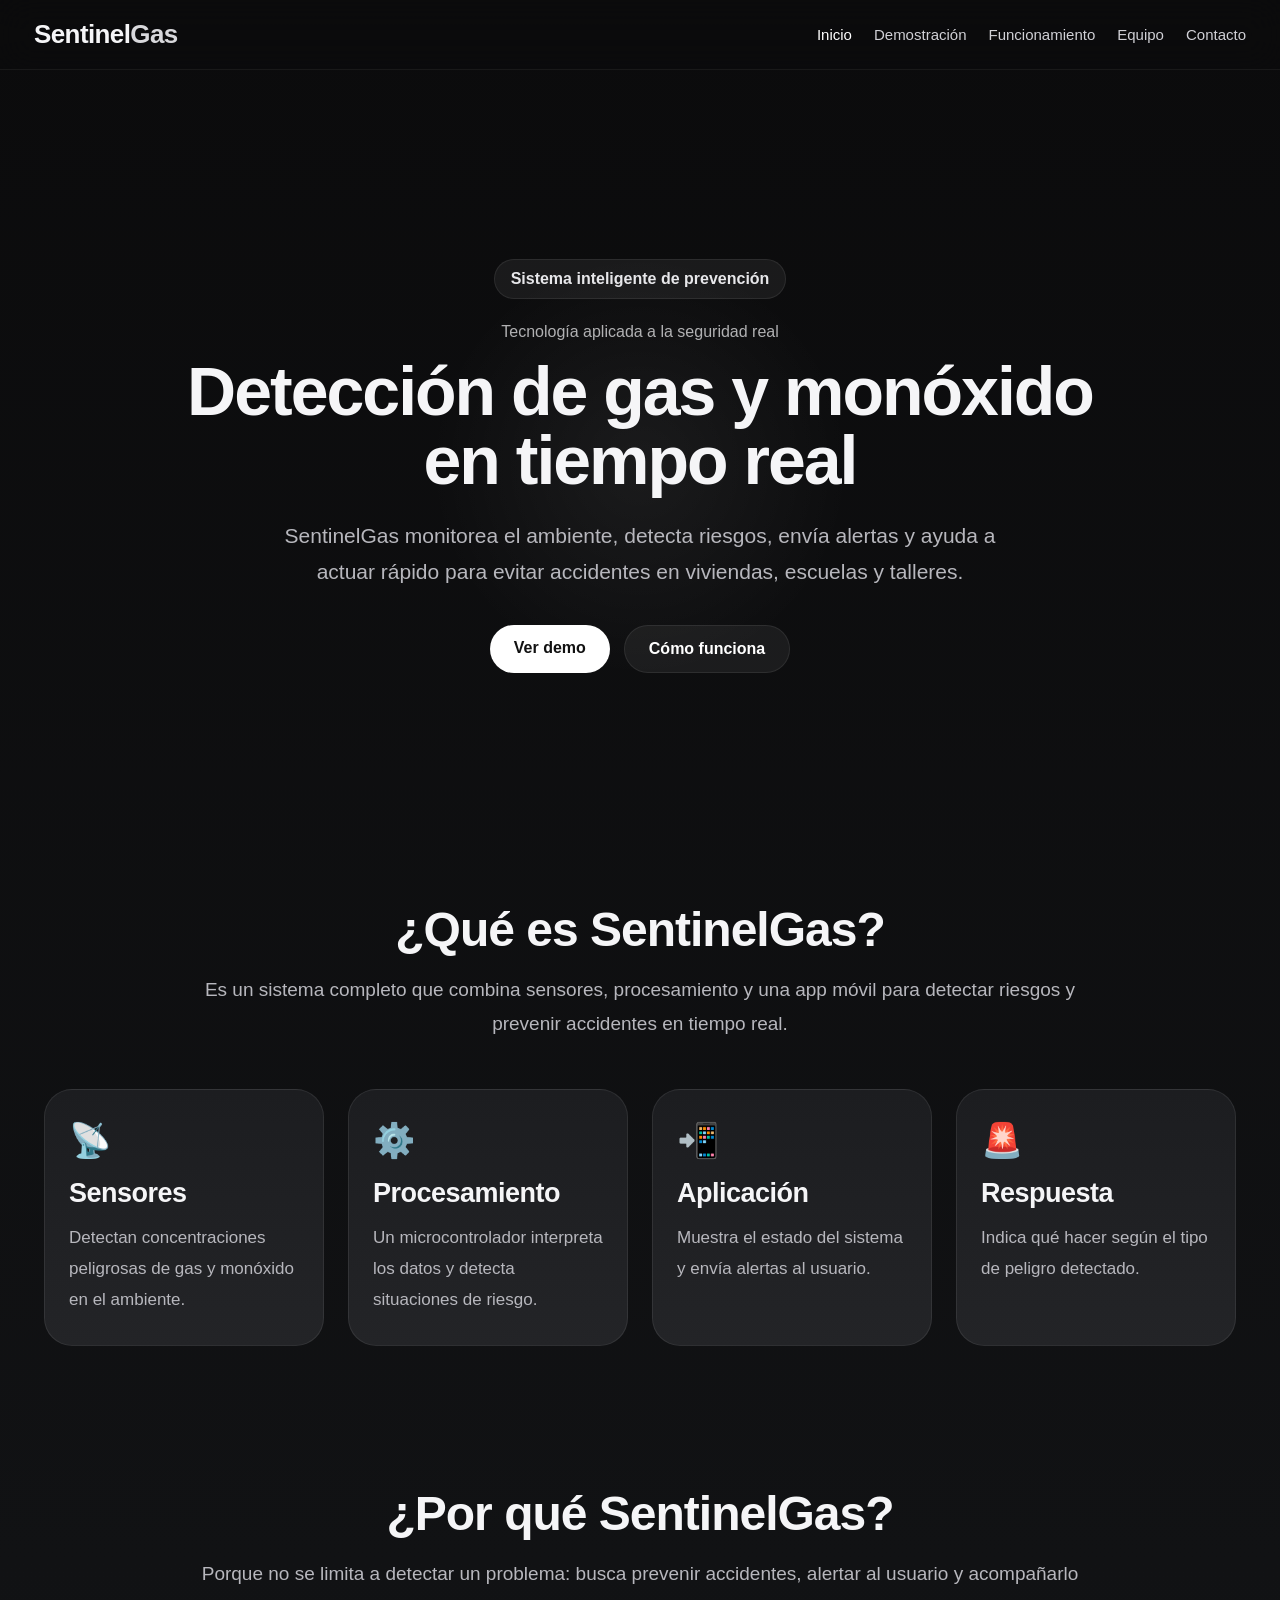
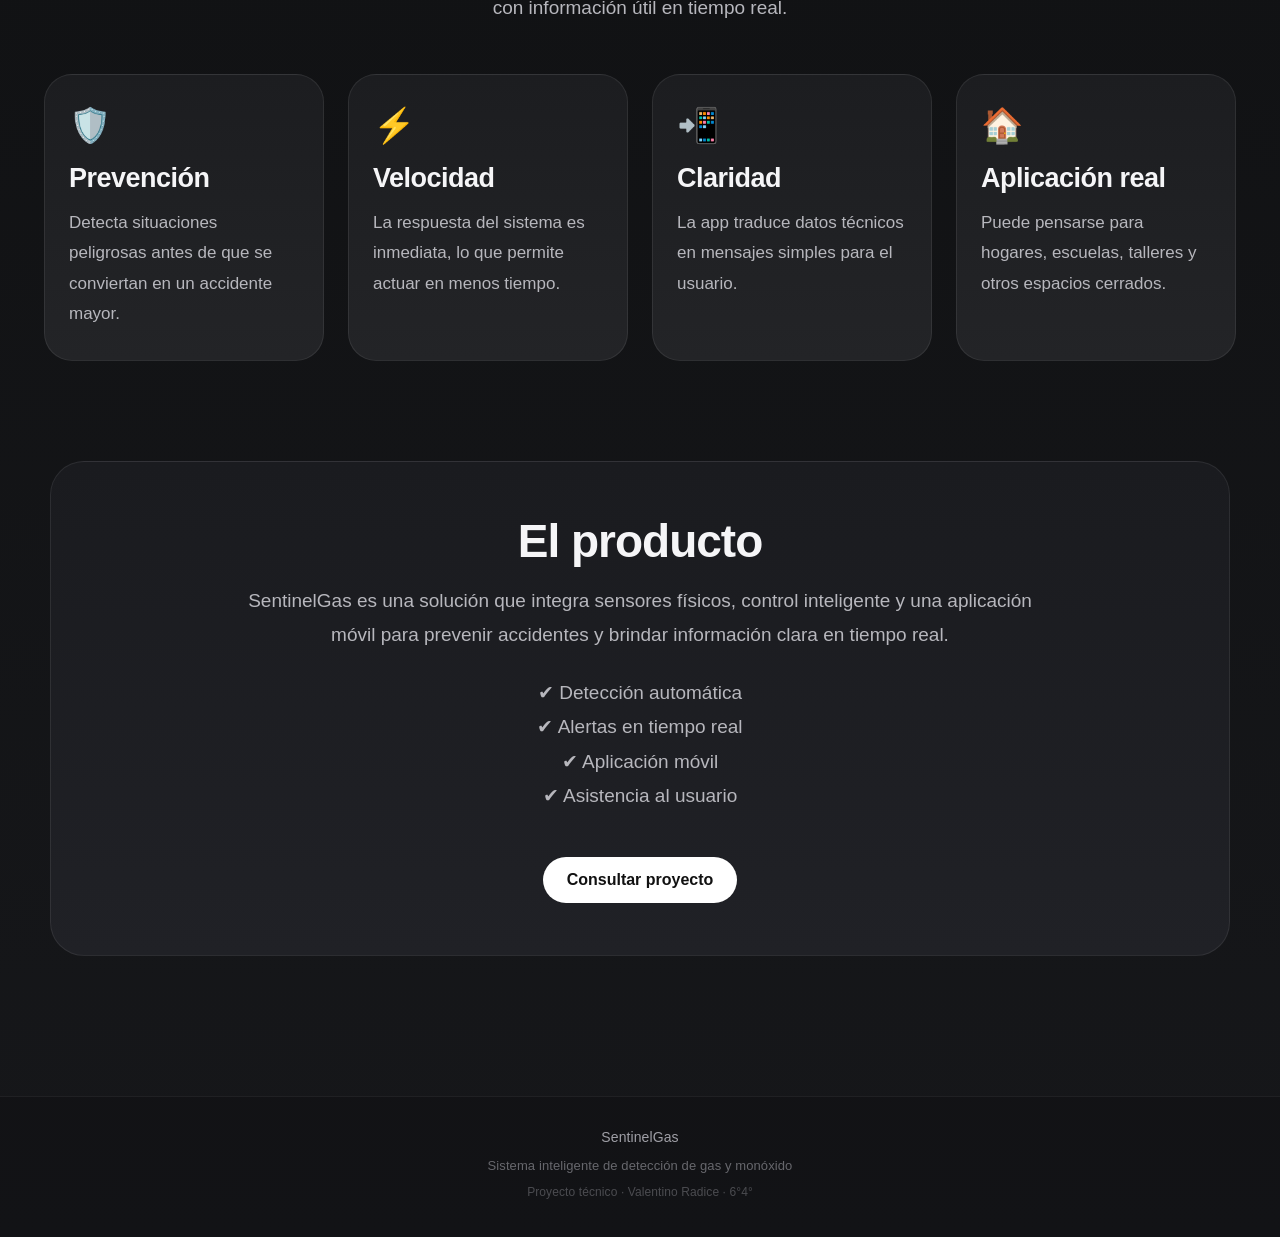
<file: index.html>
<!DOCTYPE html>
<html lang="es">
<head>
  <meta charset="UTF-8" />
  <meta name="viewport" content="width=device-width, initial-scale=1.0"/>
  <title>SentinelGas</title>
  <link rel="stylesheet" href="styles.css"/>
</head>
<body>

<nav>
  <div class="logo">Sentinel<span>Gas</span></div>
  <div class="nav-links">
    <a href="index.html" style="color:white;">Inicio</a>
    <a href="proyecto.html">Demostración</a>
    <a href="funcionamiento.html">Funcionamiento</a>
    <a href="equipo.html">Equipo</a>
    <a href="contacto.html">Contacto</a>
  </div>
</nav>

<section class="home-hero">
  <div class="home-overlay"></div>
  <div class="home-content fade-up">
    <p class="mini-tag">Sistema inteligente de prevención</p>
    <p style="font-size:16px; opacity:0.7; margin-bottom:16px;">
      Tecnología aplicada a la seguridad real
    </p>
    <h1>Detección de gas y monóxido en tiempo real</h1>
    <p class="home-desc">
      SentinelGas monitorea el ambiente, detecta riesgos, envía alertas
      y ayuda a actuar rápido para evitar accidentes en viviendas, escuelas y talleres.
    </p>

    <div class="home-buttons">
      <a href="proyecto.html" class="btn btn-primary">Ver demo</a>
      <a href="funcionamiento.html" class="btn btn-secondary">Cómo funciona</a>
    </div>
  </div>
</section>

<section class="features-section">
  <div class="section-header fade-up">
    <h2>¿Qué es SentinelGas?</h2>
    <p>
      Es un sistema completo que combina sensores, procesamiento y una app móvil
      para detectar riesgos y prevenir accidentes en tiempo real.
    </p>
  </div>

  <div class="features-grid fade-up">
    <div class="feature-card">
      <div class="feature-icon">📡</div>
      <h3>Sensores</h3>
      <p>Detectan concentraciones peligrosas de gas y monóxido en el ambiente.</p>
    </div>

    <div class="feature-card">
      <div class="feature-icon">⚙️</div>
      <h3>Procesamiento</h3>
      <p>Un microcontrolador interpreta los datos y detecta situaciones de riesgo.</p>
    </div>

    <div class="feature-card">
      <div class="feature-icon">📲</div>
      <h3>Aplicación</h3>
      <p>Muestra el estado del sistema y envía alertas al usuario.</p>
    </div>

    <div class="feature-card">
      <div class="feature-icon">🚨</div>
      <h3>Respuesta</h3>
      <p>Indica qué hacer según el tipo de peligro detectado.</p>
    </div>
  </div>
</section>

<section class="features-section">
  <div class="section-header fade-up">
    <h2>¿Por qué SentinelGas?</h2>
    <p>
      Porque no se limita a detectar un problema: busca prevenir accidentes,
      alertar al usuario y acompañarlo con información útil en tiempo real.
    </p>
  </div>

  <div class="features-grid fade-up">
    <div class="feature-card">
      <div class="feature-icon">🛡️</div>
      <h3>Prevención</h3>
      <p>Detecta situaciones peligrosas antes de que se conviertan en un accidente mayor.</p>
    </div>

    <div class="feature-card">
      <div class="feature-icon">⚡</div>
      <h3>Velocidad</h3>
      <p>La respuesta del sistema es inmediata, lo que permite actuar en menos tiempo.</p>
    </div>

    <div class="feature-card">
      <div class="feature-icon">📲</div>
      <h3>Claridad</h3>
      <p>La app traduce datos técnicos en mensajes simples para el usuario.</p>
    </div>

    <div class="feature-card">
      <div class="feature-icon">🏠</div>
      <h3>Aplicación real</h3>
      <p>Puede pensarse para hogares, escuelas, talleres y otros espacios cerrados.</p>
    </div>
  </div>
</section>

<section class="cta-section">
  <div class="cta-card fade-up">
    <h2>El producto</h2>
    <p>
      SentinelGas es una solución que integra sensores físicos, control inteligente
      y una aplicación móvil para prevenir accidentes y brindar información clara en tiempo real.
    </p>

    <p style="margin-top:15px;">
      ✔ Detección automática<br>
      ✔ Alertas en tiempo real<br>
      ✔ Aplicación móvil<br>
      ✔ Asistencia al usuario
    </p>

    <a href="contacto.html" class="btn btn-primary" style="margin-top:20px;">
      Consultar proyecto
    </a>
  </div>
</section>

<footer>
  <p>SentinelGas</p>
  <p style="font-size:13px; opacity:0.6;">
    Sistema inteligente de detección de gas y monóxido
  </p>
  <p style="font-size:12px; opacity:0.4;">
    Proyecto técnico · Valentino Radice · 6°4°
  </p>
</footer>

<script src="script.js"></script>
</body>
</html>
</file>
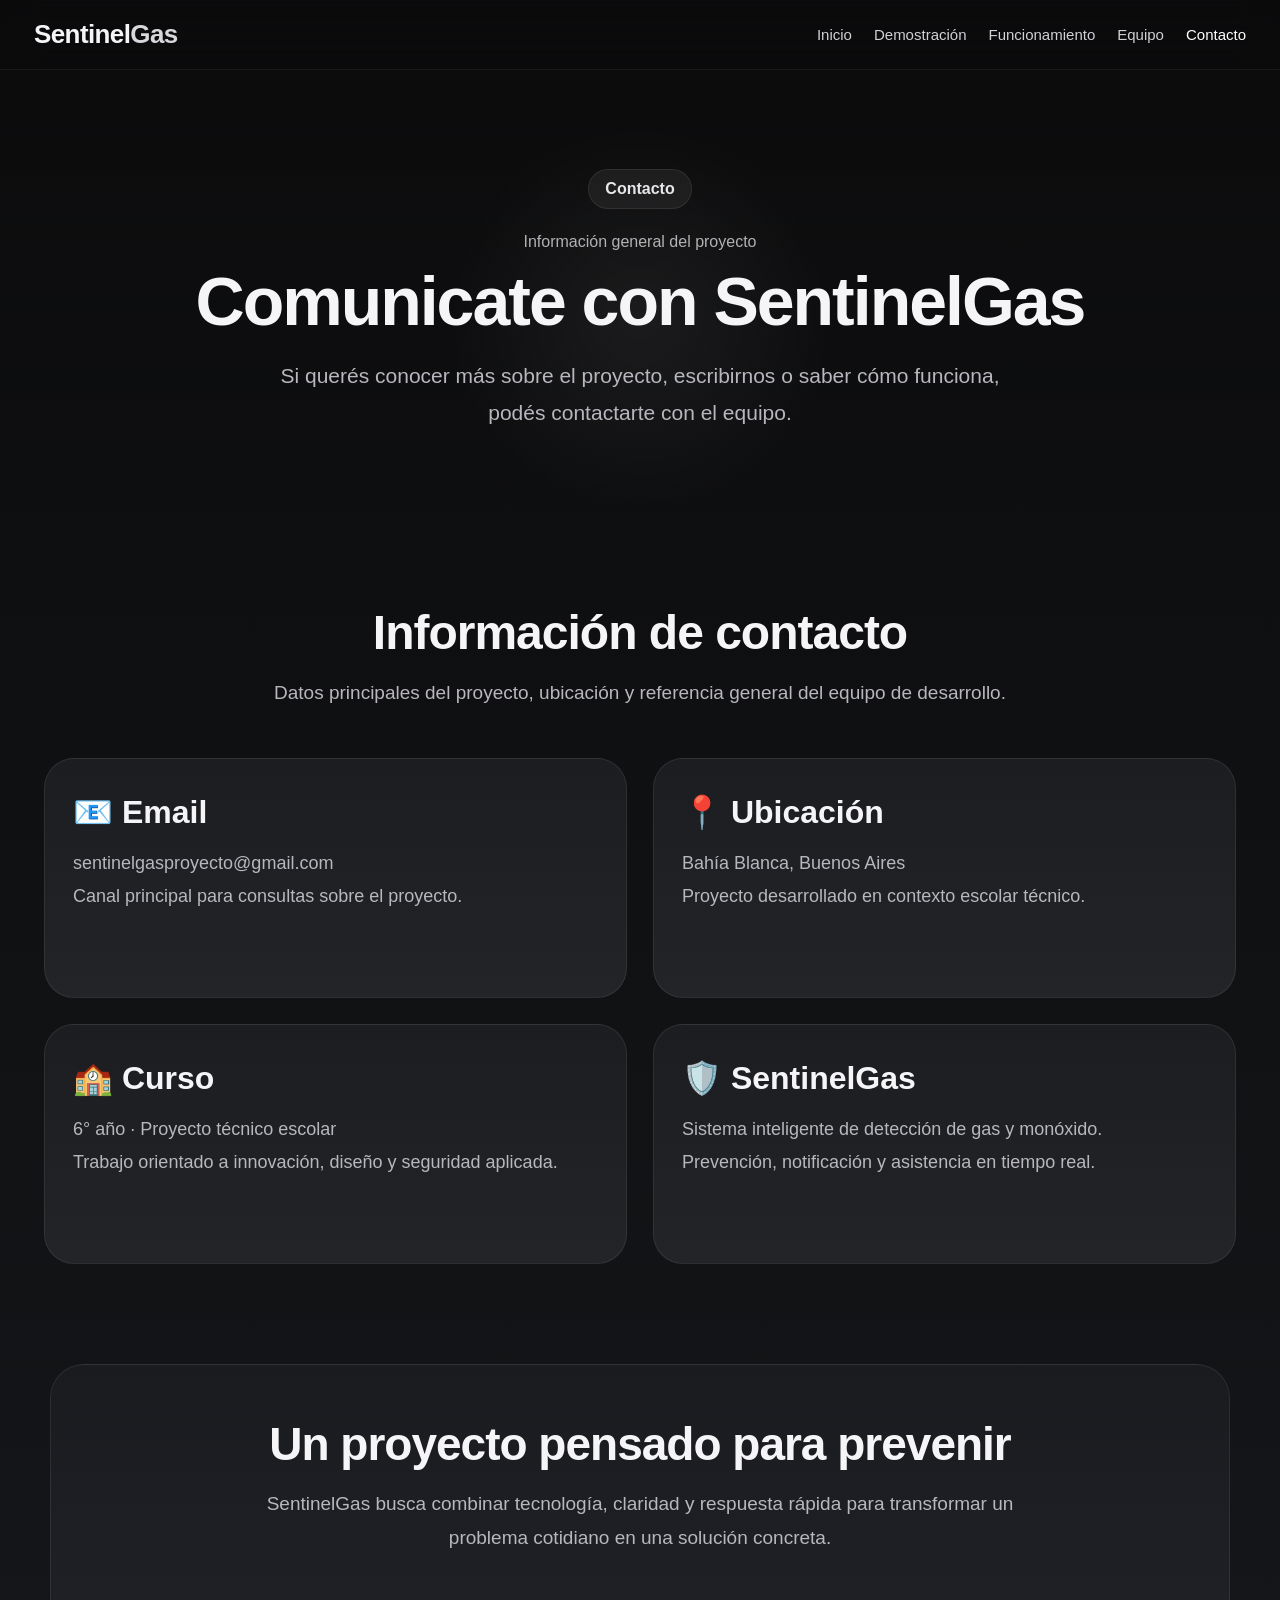
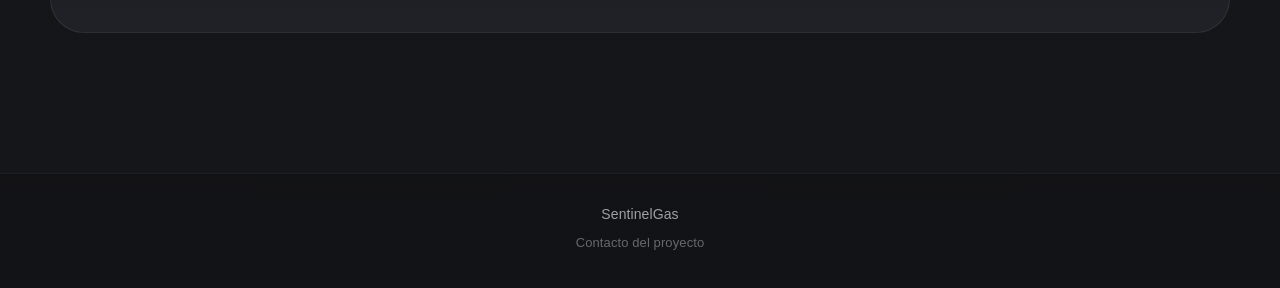
<file: contacto.html>
<!DOCTYPE html>
<html lang="es">
<head>
  <meta charset="UTF-8" />
  <meta name="viewport" content="width=device-width, initial-scale=1.0" />
  <title>Contacto - SentinelGas</title>
  <link rel="stylesheet" href="styles.css" />
</head>
<body>

<nav>
  <div class="logo">Sentinel<span>Gas</span></div>
  <div class="nav-links">
    <a href="index.html">Inicio</a>
    <a href="proyecto.html">Demostración</a>
    <a href="funcionamiento.html">Funcionamiento</a>
    <a href="equipo.html">Equipo</a>
    <a href="contacto.html" style="color:white;">Contacto</a>
  </div>
</nav>

<section class="home-hero" style="min-height: 55vh;">
  <div class="home-overlay"></div>
  <div class="home-content fade-up">
    <p class="mini-tag">Contacto</p>
    <p style="font-size:16px; opacity:0.7; margin-bottom:16px;">
      Información general del proyecto
    </p>
    <h1>Comunicate con SentinelGas</h1>
    <p class="home-desc">
      Si querés conocer más sobre el proyecto, escribirnos o saber cómo funciona,
      podés contactarte con el equipo.
    </p>
  </div>
</section>

<section class="features-section">
  <div class="section-header fade-up">
    <h2>Información de contacto</h2>
    <p>
      Datos principales del proyecto, ubicación y referencia general del equipo de desarrollo.
    </p>
  </div>

  <div class="contact-grid-big fade-up">
    <div class="contact-box">
      <h3>📧 Email</h3>
      <p>sentinelgasproyecto@gmail.com</p>
      <p>Canal principal para consultas sobre el proyecto.</p>
    </div>

    <div class="contact-box">
      <h3>📍 Ubicación</h3>
      <p>Bahía Blanca, Buenos Aires</p>
      <p>Proyecto desarrollado en contexto escolar técnico.</p>
    </div>

    <div class="contact-box">
      <h3>🏫 Curso</h3>
      <p>6° año · Proyecto técnico escolar</p>
      <p>Trabajo orientado a innovación, diseño y seguridad aplicada.</p>
    </div>

    <div class="contact-box">
      <h3>🛡️ SentinelGas</h3>
      <p>Sistema inteligente de detección de gas y monóxido.</p>
      <p>Prevención, notificación y asistencia en tiempo real.</p>
    </div>
  </div>
</section>

<section class="cta-section">
  <div class="cta-card fade-up">
    <h2>Un proyecto pensado para prevenir</h2>
    <p>
      SentinelGas busca combinar tecnología, claridad y respuesta rápida
      para transformar un problema cotidiano en una solución concreta.
    </p>
  </div>
</section>

<footer>
  <p>SentinelGas</p>
  <p style="font-size:13px; opacity:0.6;">
    Contacto del proyecto
  </p>
</footer>

<script src="script.js"></script>
</body>
</html>
</file>
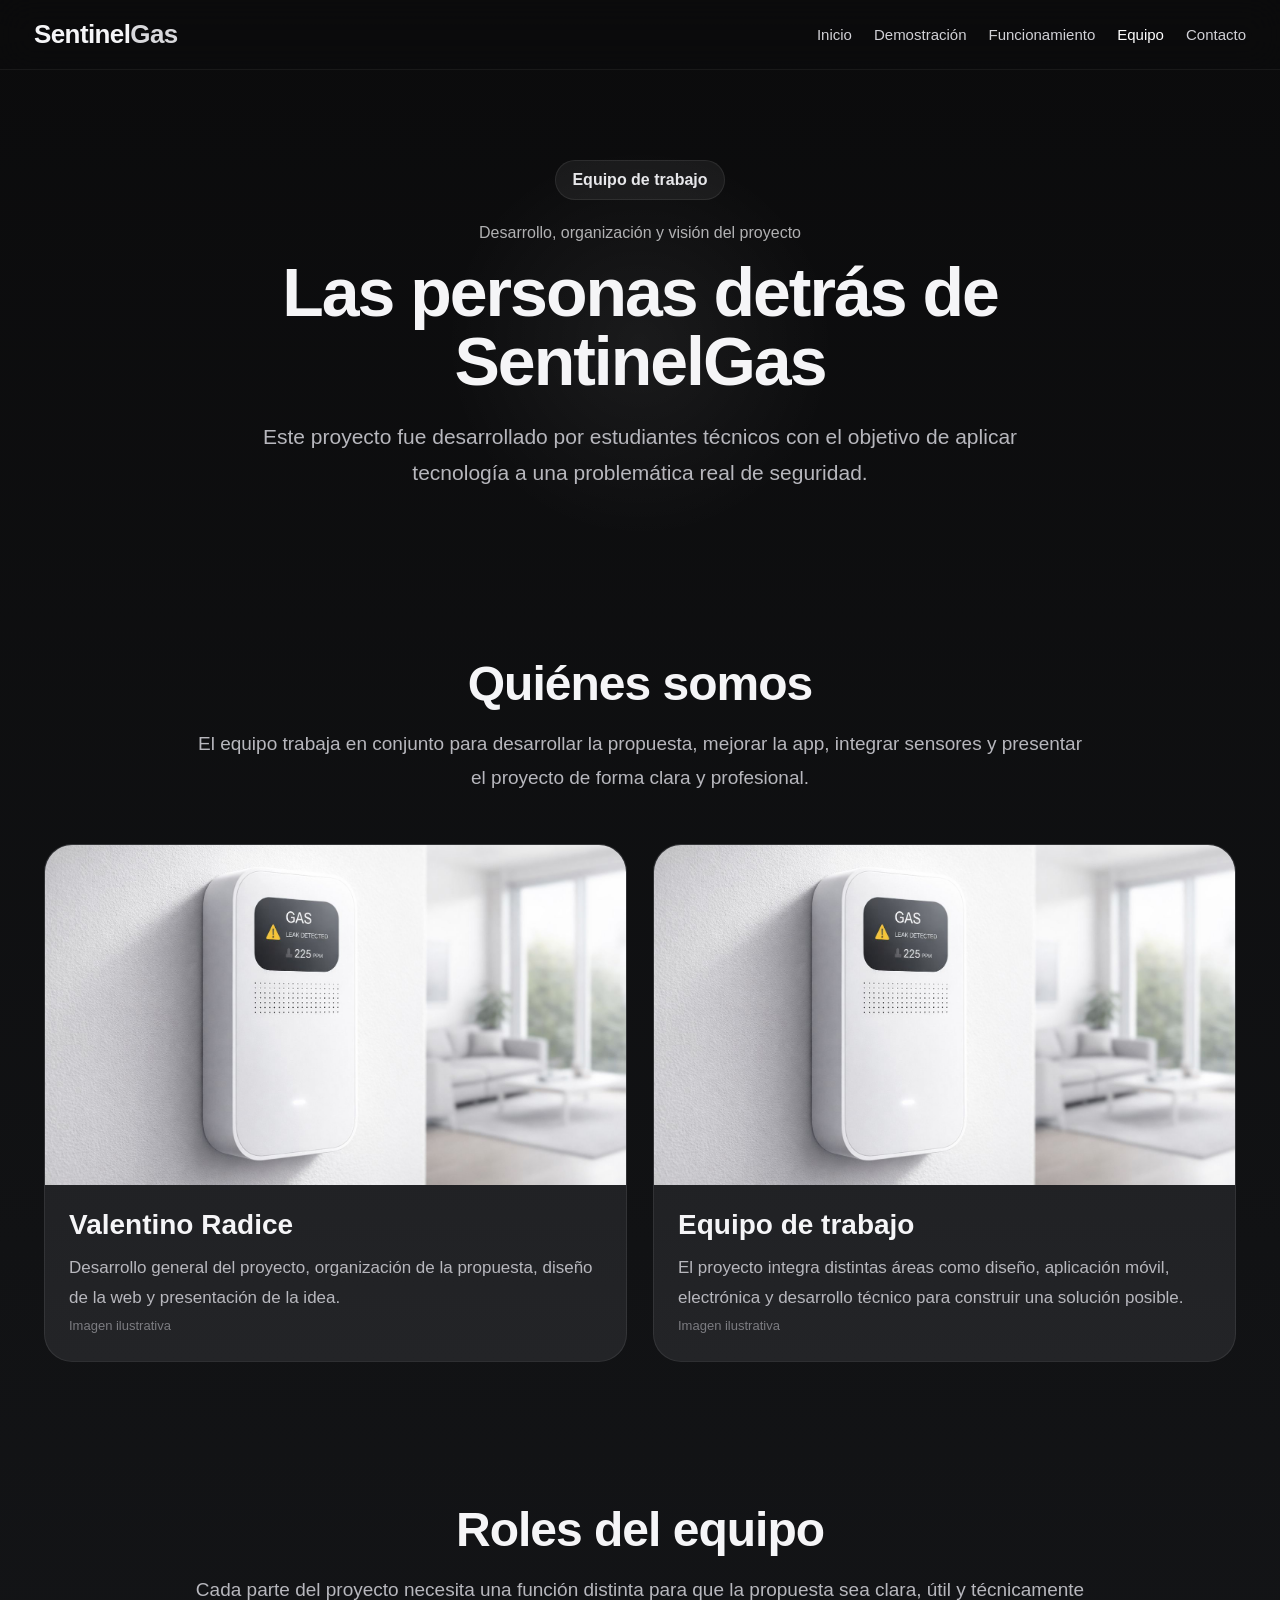
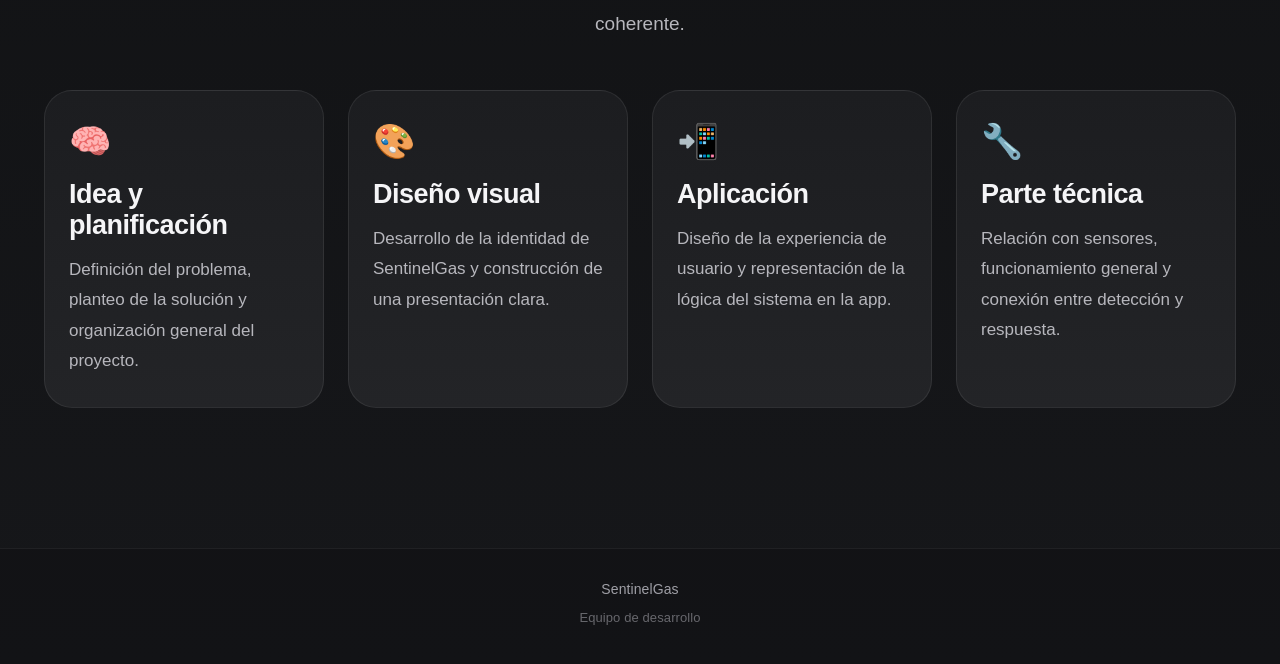
<file: equipo.html>
<!DOCTYPE html>
<html lang="es">
<head>
  <meta charset="UTF-8" />
  <meta name="viewport" content="width=device-width, initial-scale=1.0" />
  <title>Equipo - SentinelGas</title>
  <link rel="stylesheet" href="styles.css" />
</head>
<body>

<nav>
  <div class="logo">Sentinel<span>Gas</span></div>
  <div class="nav-links">
    <a href="index.html">Inicio</a>
    <a href="proyecto.html">Demostración</a>
    <a href="funcionamiento.html">Funcionamiento</a>
    <a href="equipo.html" style="color:white;">Equipo</a>
    <a href="contacto.html">Contacto</a>
  </div>
</nav>

<section class="home-hero" style="min-height: 58vh;">
  <div class="home-overlay"></div>
  <div class="home-content fade-up">
    <p class="mini-tag">Equipo de trabajo</p>
    <p style="font-size:16px; opacity:0.7; margin-bottom:16px;">
      Desarrollo, organización y visión del proyecto
    </p>
    <h1>Las personas detrás de SentinelGas</h1>
    <p class="home-desc">
      Este proyecto fue desarrollado por estudiantes técnicos con el objetivo
      de aplicar tecnología a una problemática real de seguridad.
    </p>
  </div>
</section>

<section class="features-section">
  <div class="section-header fade-up">
    <h2>Quiénes somos</h2>
    <p>
      El equipo trabaja en conjunto para desarrollar la propuesta, mejorar la app,
      integrar sensores y presentar el proyecto de forma clara y profesional.
    </p>
  </div>

  <div class="image-grid fade-up">
    <div class="image-box">
      <img src="producto.jpg" alt="Integrante del equipo SentinelGas">
      <div class="image-text">
        <h3>Valentino Radice</h3>
        <p>
          Desarrollo general del proyecto, organización de la propuesta,
          diseño de la web y presentación de la idea.
        </p>
        <p style="font-size:13px;opacity:0.6;">Imagen ilustrativa</p>
      </div>
    </div>

    <div class="image-box">
      <img src="producto.jpg" alt="Equipo SentinelGas">
      <div class="image-text">
        <h3>Equipo de trabajo</h3>
        <p>
          El proyecto integra distintas áreas como diseño, aplicación móvil,
          electrónica y desarrollo técnico para construir una solución posible.
        </p>
        <p style="font-size:13px;opacity:0.6;">Imagen ilustrativa</p>
      </div>
    </div>
  </div>
</section>

<section class="features-section">
  <div class="section-header fade-up">
    <h2>Roles del equipo</h2>
    <p>
      Cada parte del proyecto necesita una función distinta para que la propuesta
      sea clara, útil y técnicamente coherente.
    </p>
  </div>

  <div class="features-grid fade-up">
    <div class="feature-card">
      <div class="feature-icon">🧠</div>
      <h3>Idea y planificación</h3>
      <p>Definición del problema, planteo de la solución y organización general del proyecto.</p>
    </div>

    <div class="feature-card">
      <div class="feature-icon">🎨</div>
      <h3>Diseño visual</h3>
      <p>Desarrollo de la identidad de SentinelGas y construcción de una presentación clara.</p>
    </div>

    <div class="feature-card">
      <div class="feature-icon">📲</div>
      <h3>Aplicación</h3>
      <p>Diseño de la experiencia de usuario y representación de la lógica del sistema en la app.</p>
    </div>

    <div class="feature-card">
      <div class="feature-icon">🔧</div>
      <h3>Parte técnica</h3>
      <p>Relación con sensores, funcionamiento general y conexión entre detección y respuesta.</p>
    </div>
  </div>
</section>

<footer>
  <p>SentinelGas</p>
  <p style="font-size:13px; opacity:0.6;">
    Equipo de desarrollo
  </p>
</footer>

<script src="script.js"></script>
</body>
</html>
</file>
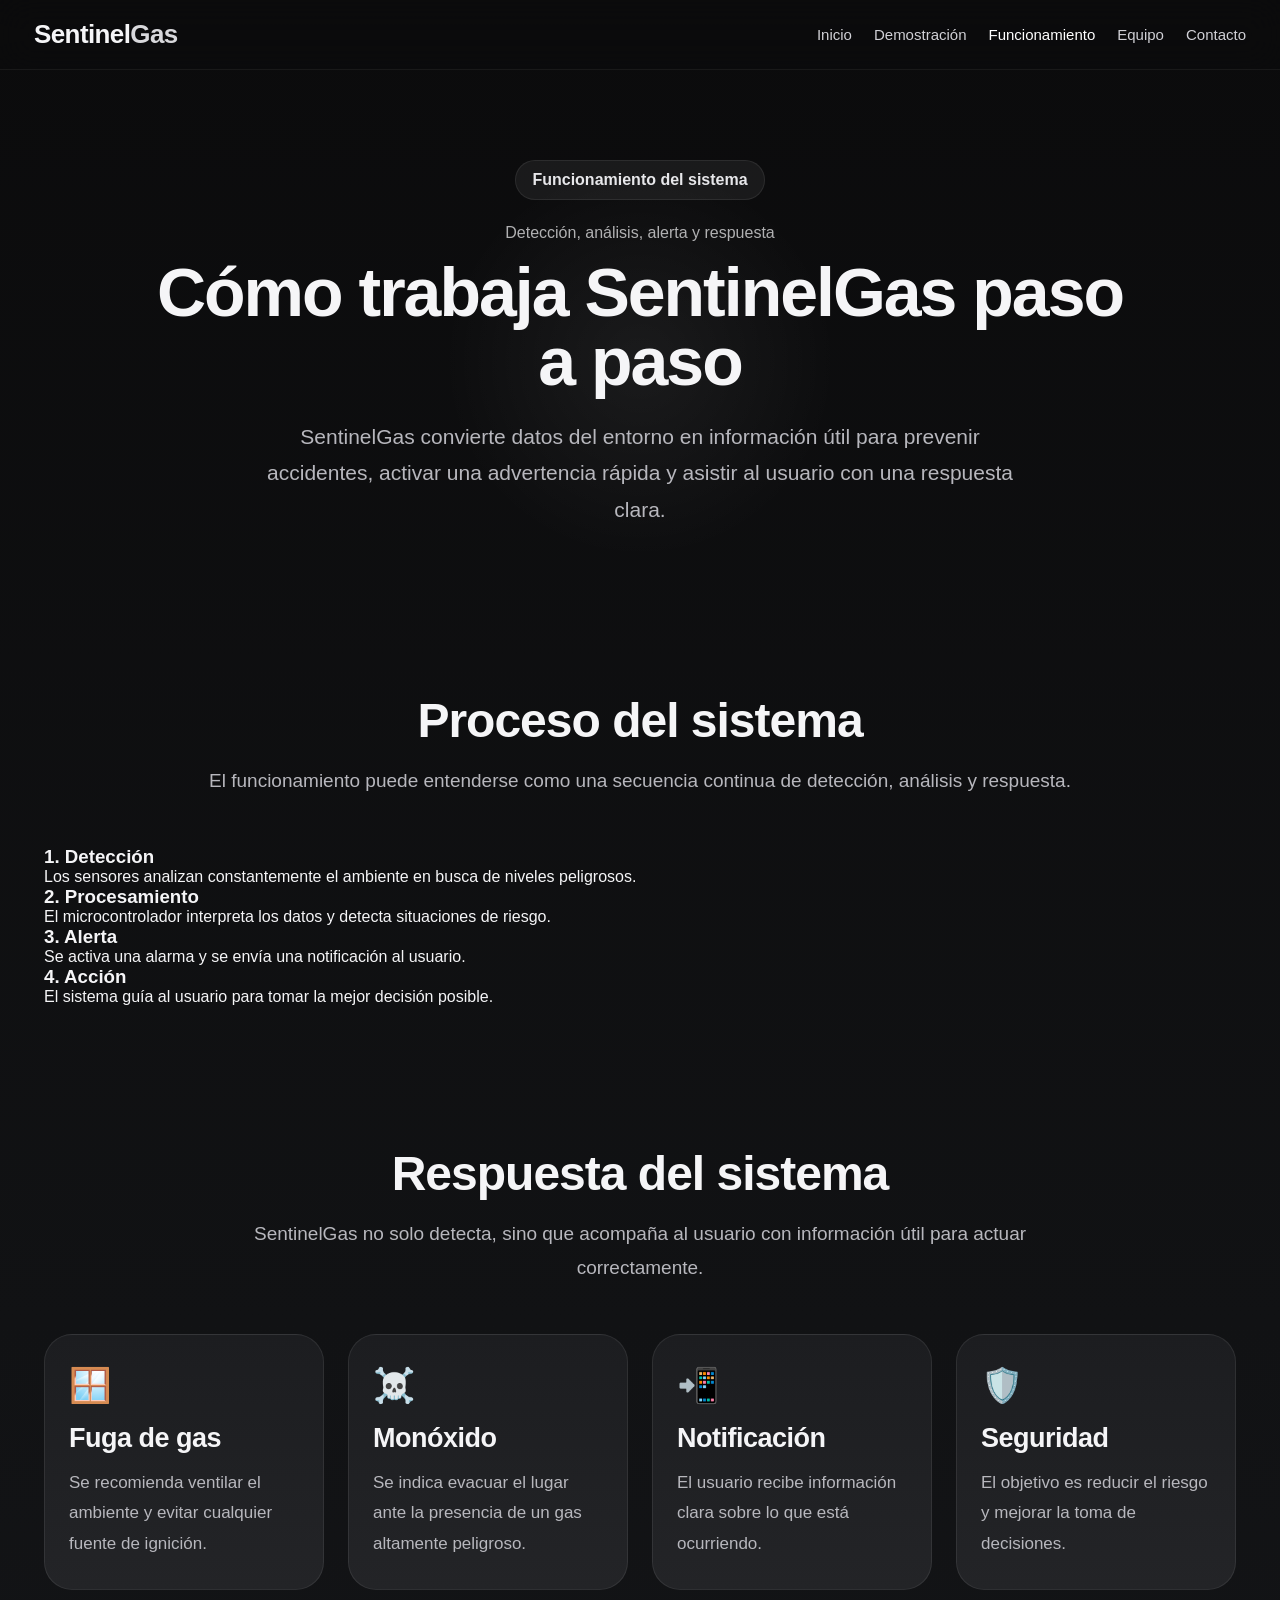
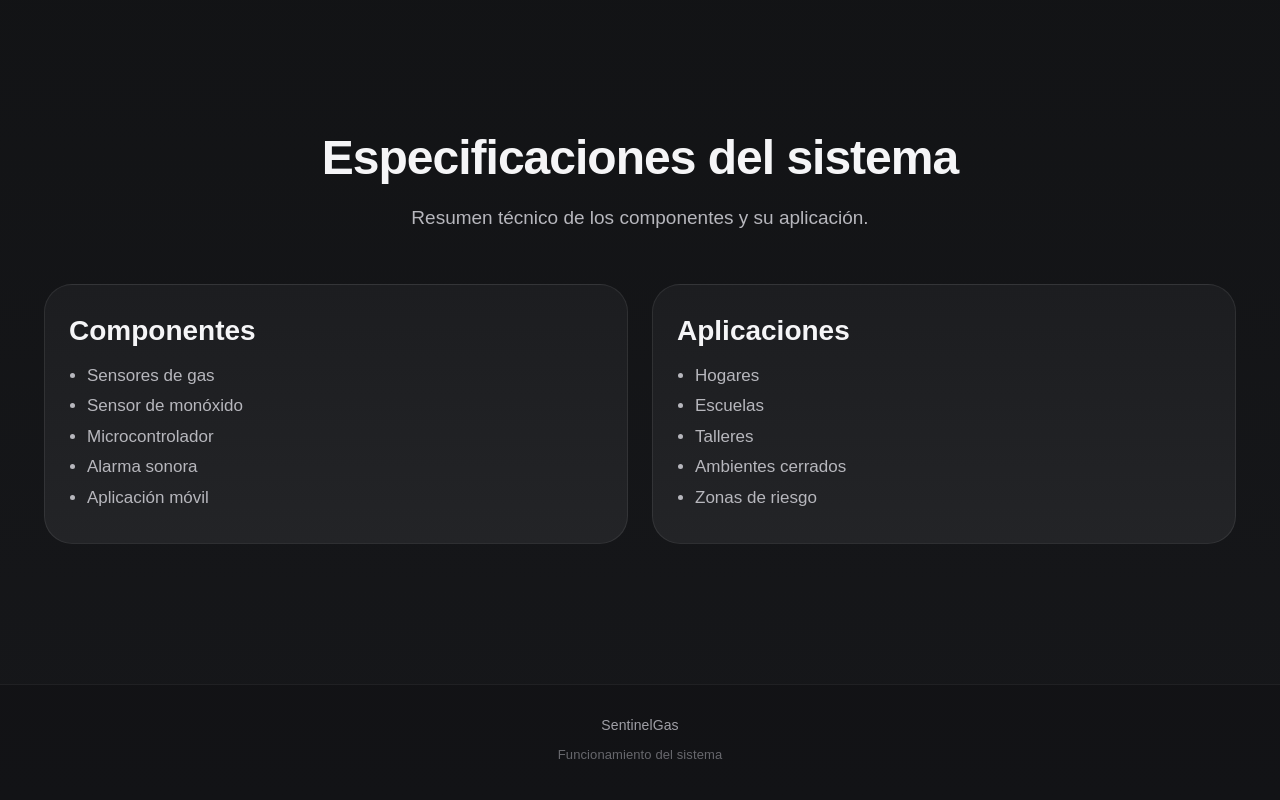
<file: funcionamiento.html>
<!DOCTYPE html>
<html lang="es">
<head>
  <meta charset="UTF-8" />
  <meta name="viewport" content="width=device-width, initial-scale=1.0" />
  <title>Funcionamiento - SentinelGas</title>
  <link rel="stylesheet" href="styles.css" />
</head>
<body>

<nav>
  <div class="logo">Sentinel<span>Gas</span></div>
  <div class="nav-links">
    <a href="index.html">Inicio</a>
    <a href="proyecto.html">Demostración</a>
    <a href="funcionamiento.html" style="color:white;">Funcionamiento</a>
    <a href="equipo.html">Equipo</a>
    <a href="contacto.html">Contacto</a>
  </div>
</nav>

<section class="home-hero" style="min-height: 60vh;">
  <div class="home-overlay"></div>
  <div class="home-content fade-up">
    <p class="mini-tag">Funcionamiento del sistema</p>
    <p style="font-size:16px; opacity:0.7; margin-bottom:16px;">
      Detección, análisis, alerta y respuesta
    </p>
    <h1>Cómo trabaja SentinelGas paso a paso</h1>
    <p class="home-desc">
      SentinelGas convierte datos del entorno en información útil para prevenir accidentes,
      activar una advertencia rápida y asistir al usuario con una respuesta clara.
    </p>
  </div>
</section>

<!-- FLUJO -->
<section class="features-section">
  <div class="section-header fade-up">
    <h2>Proceso del sistema</h2>
    <p>
      El funcionamiento puede entenderse como una secuencia continua de detección,
      análisis y respuesta.
    </p>
  </div>

  <div class="flow-container fade-up">

    <div class="flow-step">
      <h3>1. Detección</h3>
      <p>
        Los sensores analizan constantemente el ambiente en busca de niveles peligrosos.
      </p>
    </div>

    <div class="flow-step">
      <h3>2. Procesamiento</h3>
      <p>
        El microcontrolador interpreta los datos y detecta situaciones de riesgo.
      </p>
    </div>

    <div class="flow-step">
      <h3>3. Alerta</h3>
      <p>
        Se activa una alarma y se envía una notificación al usuario.
      </p>
    </div>

    <div class="flow-step">
      <h3>4. Acción</h3>
      <p>
        El sistema guía al usuario para tomar la mejor decisión posible.
      </p>
    </div>

  </div>
</section>

<!-- RESPUESTA -->
<section class="features-section">
  <div class="section-header fade-up">
    <h2>Respuesta del sistema</h2>
    <p>
      SentinelGas no solo detecta, sino que acompaña al usuario con información útil
      para actuar correctamente.
    </p>
  </div>

  <div class="features-grid fade-up">
    <div class="feature-card">
      <div class="feature-icon">🪟</div>
      <h3>Fuga de gas</h3>
      <p>
        Se recomienda ventilar el ambiente y evitar cualquier fuente de ignición.
      </p>
    </div>

    <div class="feature-card">
      <div class="feature-icon">☠️</div>
      <h3>Monóxido</h3>
      <p>
        Se indica evacuar el lugar ante la presencia de un gas altamente peligroso.
      </p>
    </div>

    <div class="feature-card">
      <div class="feature-icon">📲</div>
      <h3>Notificación</h3>
      <p>
        El usuario recibe información clara sobre lo que está ocurriendo.
      </p>
    </div>

    <div class="feature-card">
      <div class="feature-icon">🛡️</div>
      <h3>Seguridad</h3>
      <p>
        El objetivo es reducir el riesgo y mejorar la toma de decisiones.
      </p>
    </div>
  </div>
</section>

<!-- ESPECIFICACIONES -->
<section class="features-section">
  <div class="section-header fade-up">
    <h2>Especificaciones del sistema</h2>
    <p>
      Resumen técnico de los componentes y su aplicación.
    </p>
  </div>

  <div class="spec-grid fade-up">

    <div class="spec-box">
      <h3>Componentes</h3>
      <ul>
        <li>Sensores de gas</li>
        <li>Sensor de monóxido</li>
        <li>Microcontrolador</li>
        <li>Alarma sonora</li>
        <li>Aplicación móvil</li>
      </ul>
    </div>

    <div class="spec-box">
      <h3>Aplicaciones</h3>
      <ul>
        <li>Hogares</li>
        <li>Escuelas</li>
        <li>Talleres</li>
        <li>Ambientes cerrados</li>
        <li>Zonas de riesgo</li>
      </ul>
    </div>

  </div>
</section>

<footer>
  <p>SentinelGas</p>
  <p style="font-size:13px; opacity:0.6;">
    Funcionamiento del sistema
  </p>
</footer>

<script src="script.js"></script>
</body>
</html>
</file>
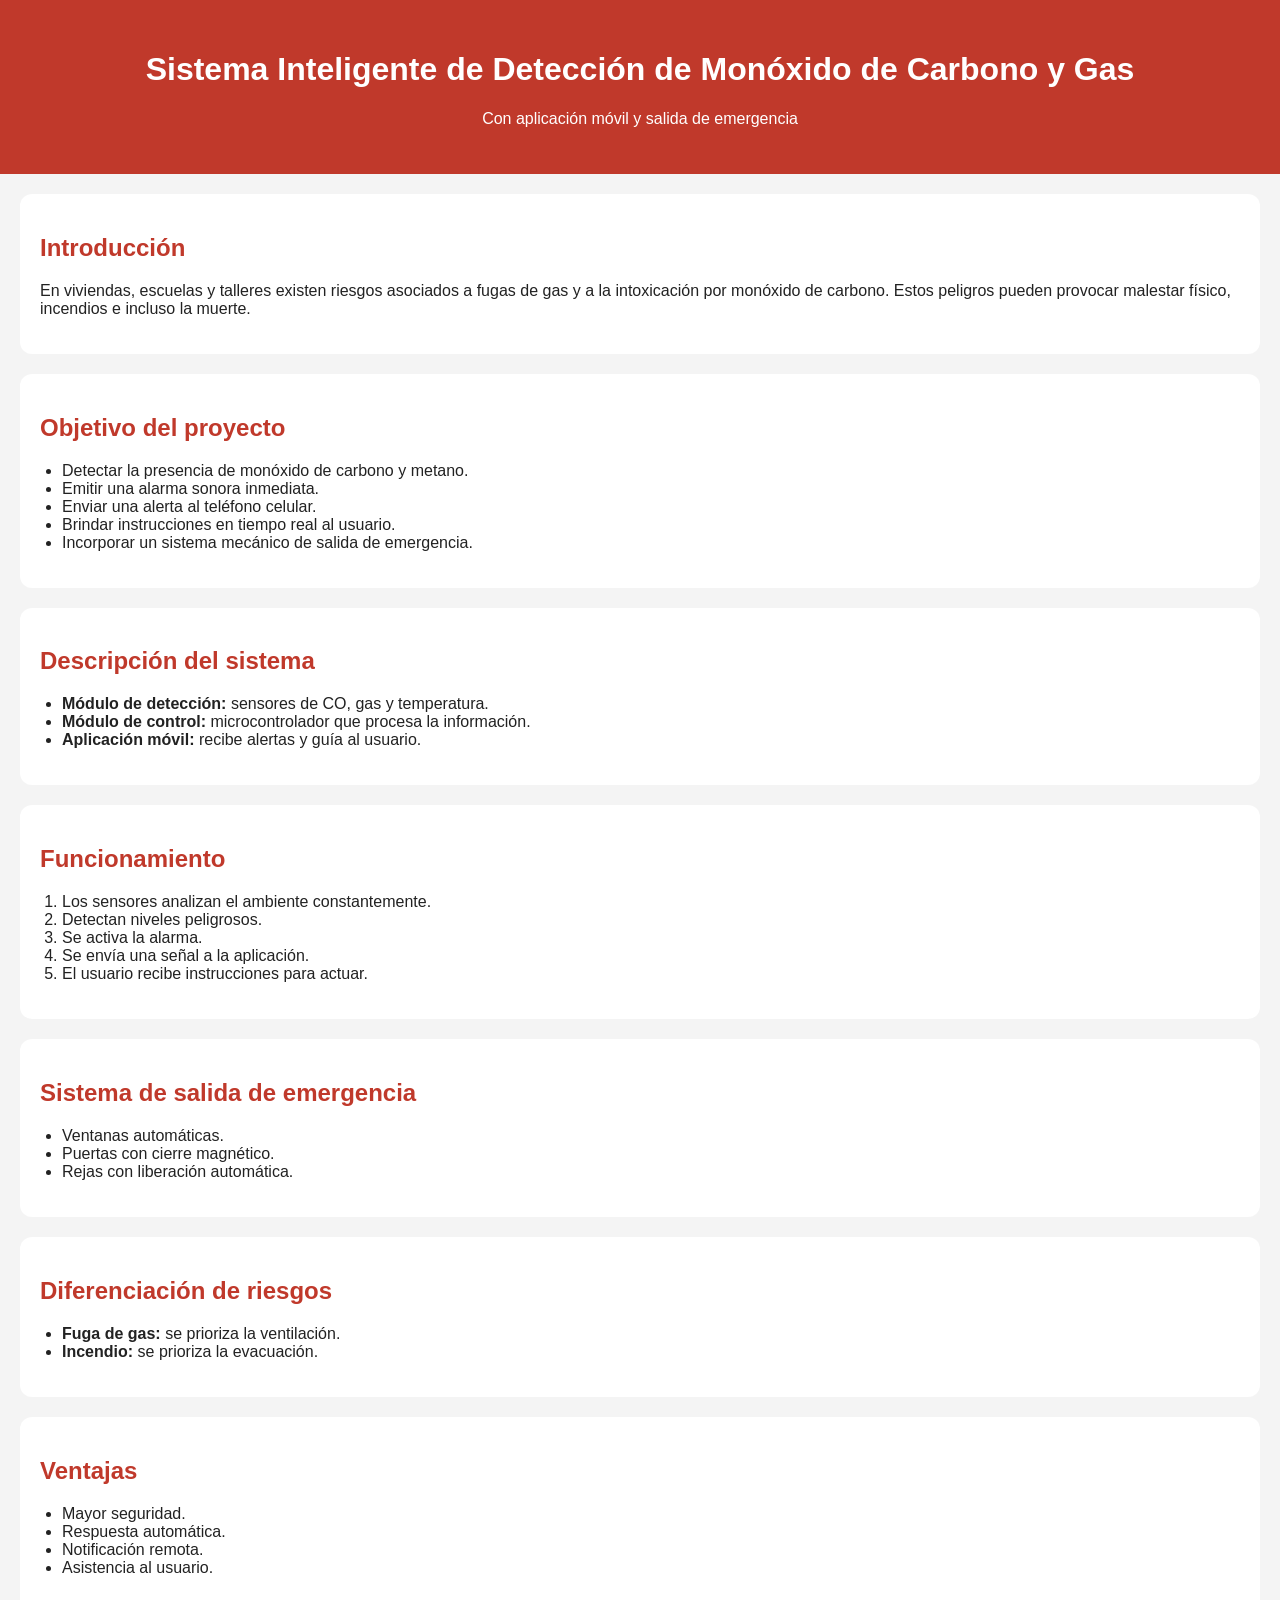
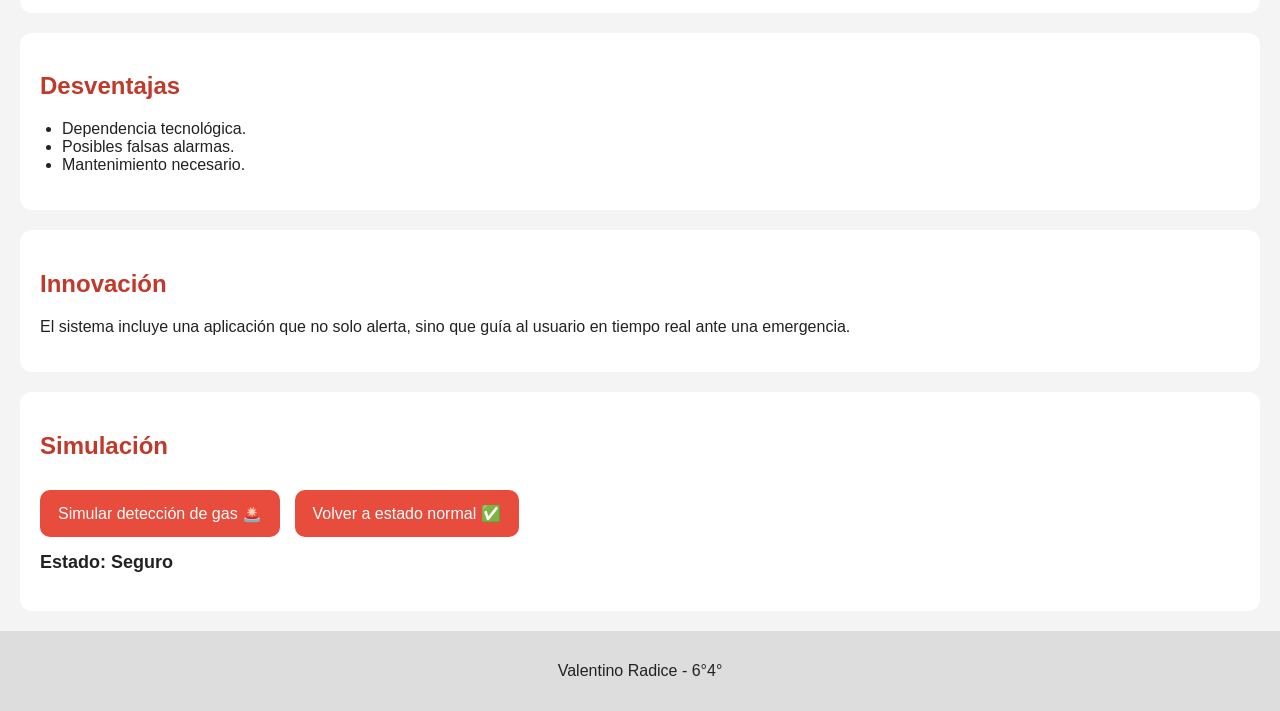
<file: inde.html>
<!DOCTYPE html>
<html lang="es">
<head>
  <meta charset="UTF-8">
  <title>Detector de Gas Inteligente</title>

  <style>
    body {
      font-family: Arial, sans-serif;
      margin: 0;
      background: #f4f4f4;
      color: #222;
    }

    header {
      background: #c0392b;
      color: white;
      text-align: center;
      padding: 30px 20px;
    }

    section {
      background: white;
      margin: 20px;
      padding: 20px;
      border-radius: 12px;
    }

    h2 {
      color: #c0392b;
    }

    ul, ol {
      padding-left: 22px;
    }

    button {
      background: #e74c3c;
      color: white;
      border: none;
      padding: 14px 18px;
      border-radius: 10px;
      cursor: pointer;
      margin-right: 10px;
      margin-top: 10px;
      font-size: 16px;
    }

    button:hover {
      background: #c0392b;
    }

    #estado {
      font-weight: bold;
      margin-top: 15px;
      font-size: 18px;
    }

    footer {
      text-align: center;
      padding: 15px;
      background: #ddd;
      margin-top: 20px;
    }
  </style>
</head>

<body>

<header>
  <h1>Sistema Inteligente de Detección de Monóxido de Carbono y Gas</h1>
  <p>Con aplicación móvil y salida de emergencia</p>
</header>

<section>
  <h2>Introducción</h2>
  <p>
    En viviendas, escuelas y talleres existen riesgos asociados a fugas de gas
    y a la intoxicación por monóxido de carbono. Estos peligros pueden provocar
    malestar físico, incendios e incluso la muerte.
  </p>
</section>

<section>
  <h2>Objetivo del proyecto</h2>
  <ul>
    <li>Detectar la presencia de monóxido de carbono y metano.</li>
    <li>Emitir una alarma sonora inmediata.</li>
    <li>Enviar una alerta al teléfono celular.</li>
    <li>Brindar instrucciones en tiempo real al usuario.</li>
    <li>Incorporar un sistema mecánico de salida de emergencia.</li>
  </ul>
</section>

<section>
  <h2>Descripción del sistema</h2>
  <ul>
    <li><strong>Módulo de detección:</strong> sensores de CO, gas y temperatura.</li>
    <li><strong>Módulo de control:</strong> microcontrolador que procesa la información.</li>
    <li><strong>Aplicación móvil:</strong> recibe alertas y guía al usuario.</li>
  </ul>
</section>

<section>
  <h2>Funcionamiento</h2>
  <ol>
    <li>Los sensores analizan el ambiente constantemente.</li>
    <li>Detectan niveles peligrosos.</li>
    <li>Se activa la alarma.</li>
    <li>Se envía una señal a la aplicación.</li>
    <li>El usuario recibe instrucciones para actuar.</li>
  </ol>
</section>

<section>
  <h2>Sistema de salida de emergencia</h2>
  <ul>
    <li>Ventanas automáticas.</li>
    <li>Puertas con cierre magnético.</li>
    <li>Rejas con liberación automática.</li>
  </ul>
</section>

<section>
  <h2>Diferenciación de riesgos</h2>
  <ul>
    <li><strong>Fuga de gas:</strong> se prioriza la ventilación.</li>
    <li><strong>Incendio:</strong> se prioriza la evacuación.</li>
  </ul>
</section>

<section>
  <h2>Ventajas</h2>
  <ul>
    <li>Mayor seguridad.</li>
    <li>Respuesta automática.</li>
    <li>Notificación remota.</li>
    <li>Asistencia al usuario.</li>
  </ul>
</section>

<section>
  <h2>Desventajas</h2>
  <ul>
    <li>Dependencia tecnológica.</li>
    <li>Posibles falsas alarmas.</li>
    <li>Mantenimiento necesario.</li>
  </ul>
</section>

<section>
  <h2>Innovación</h2>
  <p>
    El sistema incluye una aplicación que no solo alerta,
    sino que guía al usuario en tiempo real ante una emergencia.
  </p>
</section>

<section>
  <h2>Simulación</h2>
  <button onclick="detectarGas()">Simular detección de gas 🚨</button>
  <button onclick="normal()">Volver a estado normal ✅</button>
  <p id="estado">Estado: Seguro</p>
</section>

<footer>
  <p>Valentino Radice - 6°4°</p>
</footer>

<script>
function detectarGas() {
  document.body.style.background = "#ffd6d6";
  document.getElementById("estado").innerText = "Estado: ¡PELIGRO!";
  alert("⚠️ Gas detectado. Ventilar y evacuar.");
}

function normal() {
  document.body.style.background = "#f4f4f4";
  document.getElementById("estado").innerText = "Estado: Seguro";
}
</script>

</body>
</html>
</file>
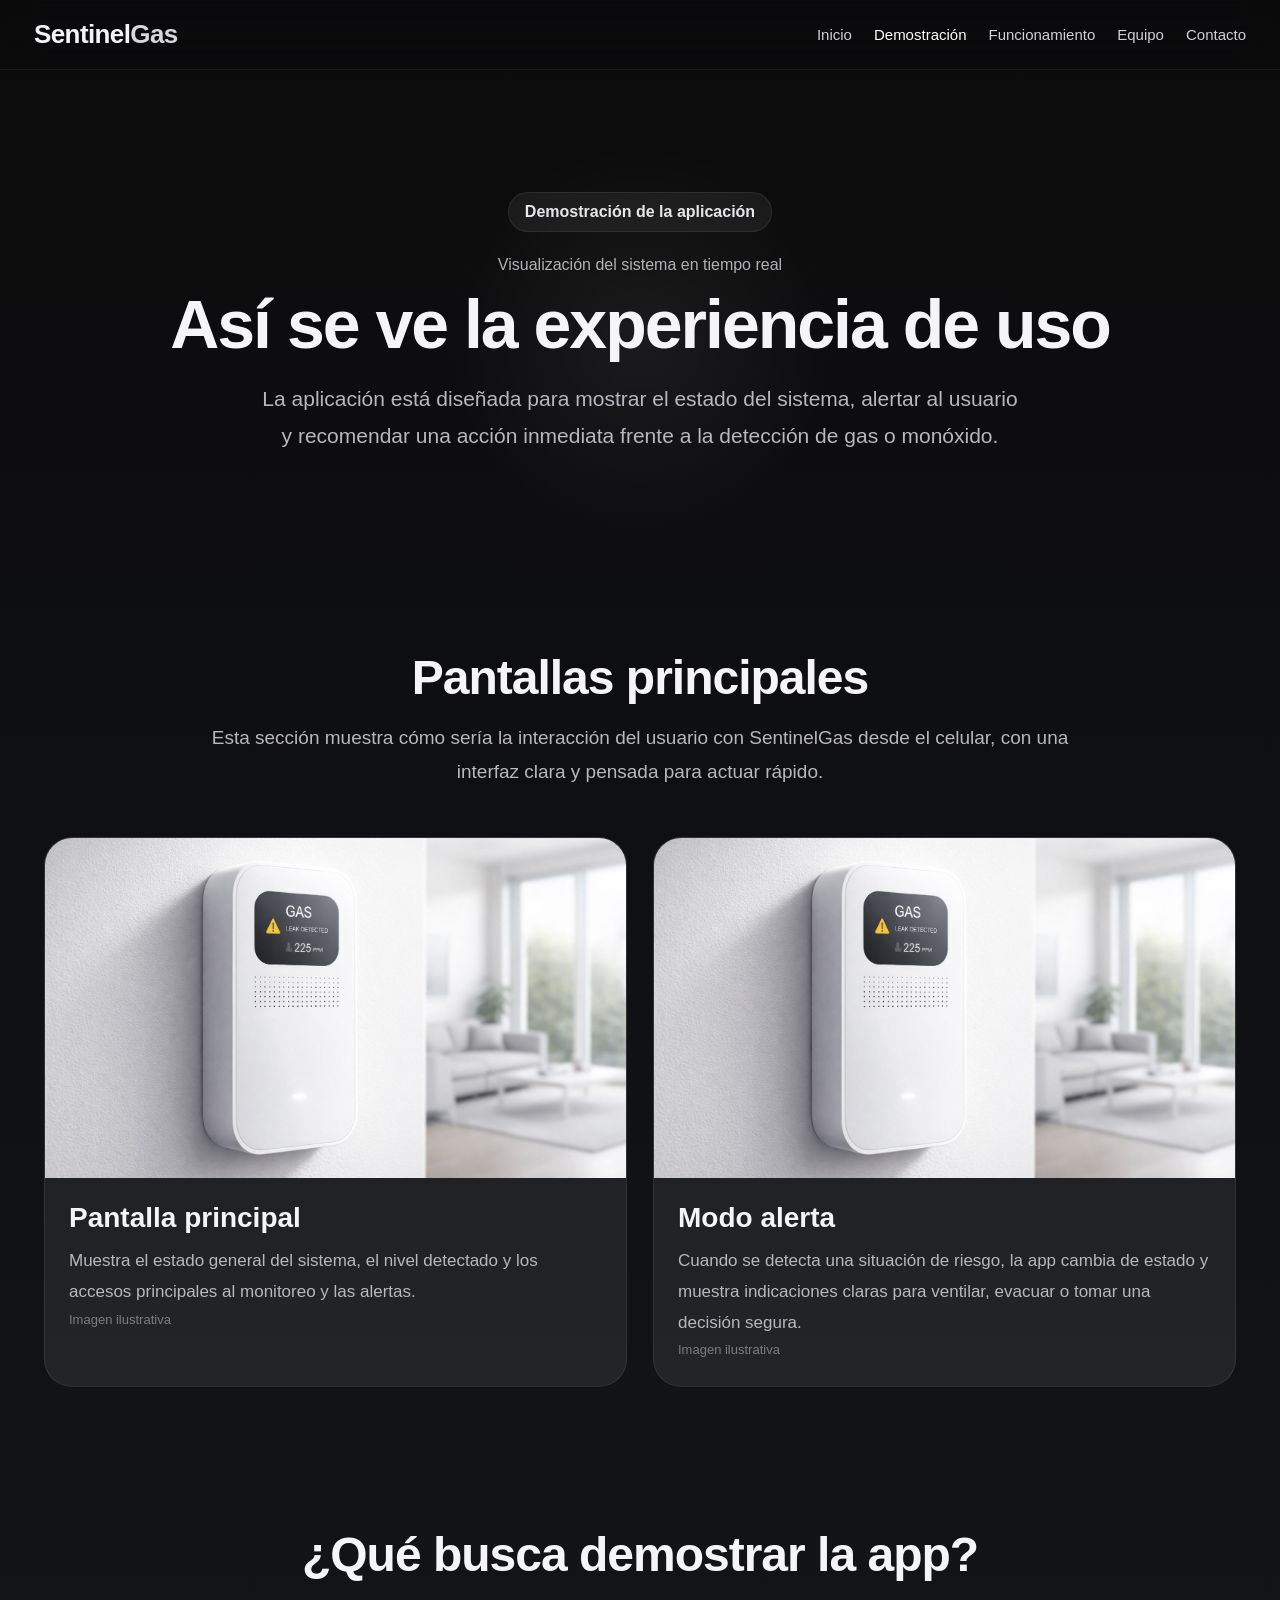
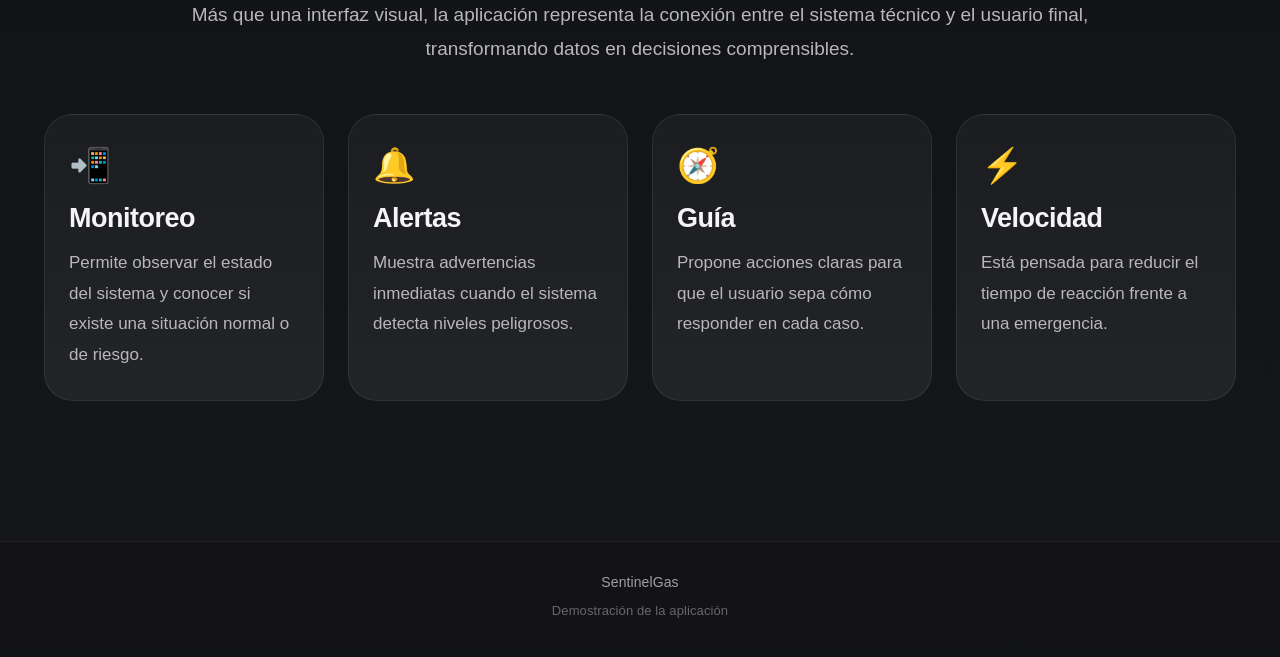
<file: proyecto.html>
<!DOCTYPE html>
<html lang="es">
<head>
  <meta charset="UTF-8" />
  <meta name="viewport" content="width=device-width, initial-scale=1.0" />
  <title>Demostración - SentinelGas</title>
  <link rel="stylesheet" href="styles.css" />
</head>
<body>

<nav>
  <div class="logo">Sentinel<span>Gas</span></div>
  <div class="nav-links">
    <a href="index.html">Inicio</a>
    <a href="proyecto.html" style="color:white;">Demostración</a>
    <a href="funcionamiento.html">Funcionamiento</a>
    <a href="equipo.html">Equipo</a>
    <a href="contacto.html">Contacto</a>
  </div>
</nav>

<section class="home-hero" style="min-height: 60vh;">
  <div class="home-overlay"></div>
  <div class="home-content fade-up">
    <p class="mini-tag">Demostración de la aplicación</p>
    <p style="font-size:16px; opacity:0.7; margin-bottom:16px;">
      Visualización del sistema en tiempo real
    </p>
    <h1>Así se ve la experiencia de uso</h1>
    <p class="home-desc">
      La aplicación está diseñada para mostrar el estado del sistema, alertar al usuario
      y recomendar una acción inmediata frente a la detección de gas o monóxido.
    </p>
  </div>
</section>

<section class="features-section">
  <div class="section-header fade-up">
    <h2>Pantallas principales</h2>
    <p>
      Esta sección muestra cómo sería la interacción del usuario con SentinelGas desde el celular,
      con una interfaz clara y pensada para actuar rápido.
    </p>
  </div>

  <div class="image-grid fade-up">
    <div class="image-box">
      <img src="producto.jpg" alt="Pantalla principal de la app SentinelGas">
      <div class="image-text">
        <h3>Pantalla principal</h3>
        <p>
          Muestra el estado general del sistema, el nivel detectado y los accesos
          principales al monitoreo y las alertas.
        </p>
        <p style="font-size:13px;opacity:0.6;">Imagen ilustrativa</p>
      </div>
    </div>

    <div class="image-box">
      <img src="producto.jpg" alt="Pantalla de alerta de la app SentinelGas">
      <div class="image-text">
        <h3>Modo alerta</h3>
        <p>
          Cuando se detecta una situación de riesgo, la app cambia de estado y muestra
          indicaciones claras para ventilar, evacuar o tomar una decisión segura.
        </p>
        <p style="font-size:13px;opacity:0.6;">Imagen ilustrativa</p>
      </div>
    </div>
  </div>
</section>

<section class="features-section">
  <div class="section-header fade-up">
    <h2>¿Qué busca demostrar la app?</h2>
    <p>
      Más que una interfaz visual, la aplicación representa la conexión entre el sistema técnico
      y el usuario final, transformando datos en decisiones comprensibles.
    </p>
  </div>

  <div class="features-grid fade-up">
    <div class="feature-card">
      <div class="feature-icon">📲</div>
      <h3>Monitoreo</h3>
      <p>Permite observar el estado del sistema y conocer si existe una situación normal o de riesgo.</p>
    </div>

    <div class="feature-card">
      <div class="feature-icon">🔔</div>
      <h3>Alertas</h3>
      <p>Muestra advertencias inmediatas cuando el sistema detecta niveles peligrosos.</p>
    </div>

    <div class="feature-card">
      <div class="feature-icon">🧭</div>
      <h3>Guía</h3>
      <p>Propone acciones claras para que el usuario sepa cómo responder en cada caso.</p>
    </div>

    <div class="feature-card">
      <div class="feature-icon">⚡</div>
      <h3>Velocidad</h3>
      <p>Está pensada para reducir el tiempo de reacción frente a una emergencia.</p>
    </div>
  </div>
</section>

<footer>
  <p>SentinelGas</p>
  <p style="font-size:13px; opacity:0.6;">
    Demostración de la aplicación
  </p>
</footer>

<script src="script.js"></script>
</body>
</html>
</file>
<file: styles.css>
* {
  margin: 0;
  padding: 0;
  box-sizing: border-box;
}

:root {
  --bg: #0f0f10;
  --bg-soft: #17181a;
  --card: #1c1d20;
  --card-2: #232427;
  --line: rgba(255, 255, 255, 0.08);
  --text: #f5f5f7;
  --muted: #b7b7bd;
}

html {
  scroll-behavior: smooth;
}

body {
  font-family: -apple-system, BlinkMacSystemFont, "Segoe UI", Arial, sans-serif;
  background: linear-gradient(180deg, #0b0b0c, #111214 55%, #16171a);
  color: var(--text);
  min-height: 100vh;
}

/* NAV */
nav {
  position: sticky;
  top: 0;
  z-index: 1000;
  display: flex;
  justify-content: space-between;
  align-items: center;
  padding: 18px 34px;
  background: rgba(12, 12, 13, 0.72);
  backdrop-filter: blur(18px);
  -webkit-backdrop-filter: blur(18px);
  border-bottom: 1px solid rgba(255, 255, 255, 0.06);
}

.logo {
  font-size: 26px;
  font-weight: 700;
  letter-spacing: -0.6px;
}

.logo span {
  color: #d8d8dc;
}

.nav-links {
  display: flex;
  gap: 22px;
  flex-wrap: wrap;
  align-items: center;
}

.nav-links a {
  color: #d1d1d6;
  text-decoration: none;
  font-size: 15px;
  font-weight: 500;
  padding: 8px 0;
  transition: 0.2s ease;
  position: relative;
}

.nav-links a:hover {
  color: #ffffff;
}

.nav-links a::after {
  content: "";
  position: absolute;
  left: 0;
  bottom: 2px;
  width: 0;
  height: 1px;
  background: #ffffff;
  transition: 0.25s ease;
}

.nav-links a:hover::after {
  width: 100%;
}

/* HERO */
.home-hero {
  position: relative;
  min-height: 88vh;
  display: flex;
  align-items: center;
  justify-content: center;
  padding: 90px 24px;
  text-align: center;
}

.home-overlay {
  position: absolute;
  inset: 0;
  background: radial-gradient(circle at center, rgba(255,255,255,0.06), transparent 28%);
  pointer-events: none;
}

.home-content {
  position: relative;
  max-width: 980px;
  z-index: 2;
}

.mini-tag {
  display: inline-block;
  padding: 10px 16px;
  border-radius: 999px;
  background: rgba(255,255,255,0.06);
  border: 1px solid var(--line);
  color: #e7e7ea;
  font-weight: 600;
  margin-bottom: 24px;
}

.home-content h1 {
  font-size: 68px;
  line-height: 1.02;
  margin-bottom: 22px;
  letter-spacing: -2px;
}

.home-desc {
  font-size: 21px;
  line-height: 1.75;
  color: var(--muted);
  max-width: 760px;
  margin: 0 auto 34px;
}

.home-buttons {
  display: flex;
  justify-content: center;
  gap: 14px;
  flex-wrap: wrap;
}

/* BUTTONS */
.btn {
  display: inline-block;
  padding: 14px 24px;
  border-radius: 999px;
  text-decoration: none;
  font-weight: 700;
  transition: 0.2s;
}

.btn-primary {
  background: white;
  color: #111;
}

.btn-primary:hover {
  transform: translateY(-2px);
  background: #ececec;
}

.btn-secondary {
  background: rgba(255, 255, 255, 0.06);
  color: white;
  border: 1px solid var(--line);
}

.btn-secondary:hover {
  background: rgba(255, 255, 255, 0.10);
  transform: translateY(-2px);
}

/* SECTIONS */
.features-section {
  max-width: 1240px;
  margin: 0 auto;
  padding: 40px 24px 100px;
}

.section-header {
  text-align: center;
  max-width: 900px;
  margin: 0 auto 48px;
}

.section-header h2 {
  font-size: 48px;
  margin-bottom: 16px;
  letter-spacing: -1px;
}

.section-header p {
  color: var(--muted);
  line-height: 1.8;
  font-size: 19px;
}

.features-grid {
  display: grid;
  grid-template-columns: repeat(4, 1fr);
  gap: 24px;
}

.feature-card {
  background: linear-gradient(180deg, var(--card), var(--card-2));
  border: 1px solid var(--line);
  border-radius: 28px;
  padding: 30px 24px;
  transition: 0.2s;
  min-height: 250px;
}

.feature-card:hover {
  transform: translateY(-4px);
}

.feature-icon {
  font-size: 34px;
  margin-bottom: 18px;
}

.feature-card h3 {
  font-size: 27px;
  margin-bottom: 14px;
  letter-spacing: -0.5px;
}

.feature-card p,
.feature-card li {
  color: var(--muted);
  line-height: 1.8;
  font-size: 17px;
}

.feature-card ul {
  padding-left: 18px;
  margin-top: 8px;
}

/* IMAGE BLOCKS */
.image-grid {
  display: grid;
  grid-template-columns: repeat(2, 1fr);
  gap: 26px;
  margin-top: 30px;
}

.image-box {
  background: linear-gradient(180deg, var(--card), var(--card-2));
  border: 1px solid var(--line);
  border-radius: 28px;
  overflow: hidden;
}

.image-box img {
  width: 100%;
  height: 340px;
  object-fit: cover;
  display: block;
}

.image-box .image-text {
  padding: 24px;
}

.image-box h3 {
  font-size: 28px;
  margin-bottom: 12px;
}

.image-box p {
  color: var(--muted);
  line-height: 1.8;
  font-size: 17px;
}

/* CONTACT BIG */
.contact-grid-big {
  display: grid;
  grid-template-columns: repeat(2, 1fr);
  gap: 26px;
}

.contact-box {
  background: linear-gradient(180deg, var(--card), var(--card-2));
  border: 1px solid var(--line);
  border-radius: 30px;
  padding: 34px 28px;
  min-height: 240px;
}

.contact-box h3 {
  font-size: 32px;
  margin-bottom: 16px;
}

.contact-box p {
  color: var(--muted);
  font-size: 18px;
  line-height: 1.8;
}

/* SPEC GRID */
.spec-grid {
  display: grid;
  grid-template-columns: repeat(2, 1fr);
  gap: 24px;
}

.spec-box {
  background: linear-gradient(180deg, var(--card), var(--card-2));
  border: 1px solid var(--line);
  border-radius: 28px;
  padding: 30px 24px;
}

.spec-box h3 {
  font-size: 28px;
  margin-bottom: 14px;
}

.spec-box p,
.spec-box li {
  color: var(--muted);
  line-height: 1.8;
  font-size: 17px;
}

.spec-box ul {
  padding-left: 18px;
}

/* CTA */
.cta-section {
  padding: 0 24px 100px;
}

.cta-card {
  max-width: 1180px;
  margin: 0 auto;
  text-align: center;
  background: linear-gradient(180deg, #1a1b1f, #202126);
  border: 1px solid var(--line);
  border-radius: 34px;
  padding: 52px 28px;
}

.cta-card h2 {
  font-size: 46px;
  margin-bottom: 16px;
  letter-spacing: -1px;
}

.cta-card p {
  color: var(--muted);
  max-width: 820px;
  margin: 0 auto 24px;
  line-height: 1.8;
  font-size: 19px;
}

/* FOOTER */
footer {
  margin-top: 40px;
  padding: 28px 20px 34px;
  text-align: center;
  color: #9f9fa6;
  border-top: 1px solid rgba(255, 255, 255, 0.06);
  background: rgba(0, 0, 0, 0.16);
}

footer p {
  font-size: 14px;
  line-height: 1.8;
  letter-spacing: 0.1px;
}

footer p + p {
  margin-top: 4px;
}

/* ANIMATIONS */
.fade-up {
  opacity: 0;
  transform: translateY(40px);
  transition: 0.8s ease;
}

.fade-up.active {
  opacity: 1;
  transform: translateY(0);
}

/* RESPONSIVE */
@media (max-width: 1100px) {
  .features-grid {
    grid-template-columns: repeat(2, 1fr);
  }

  .image-grid,
  .contact-grid-big,
  .spec-grid {
    grid-template-columns: 1fr;
  }

  .home-content h1 {
    font-size: 50px;
  }
}

@media (max-width: 700px) {
  nav {
    padding: 16px 18px;
    flex-direction: column;
    gap: 12px;
  }

  .nav-links {
    justify-content: center;
    gap: 16px;
  }

  .logo {
    font-size: 24px;
  }

  .home-content h1 {
    font-size: 40px;
  }

  .home-desc {
    font-size: 17px;
  }

  .features-grid {
    grid-template-columns: 1fr;
  }

  .section-header h2,
  .cta-card h2 {
    font-size: 32px;
  }

  .image-box img {
    height: 240px;
  }
}
</file>
